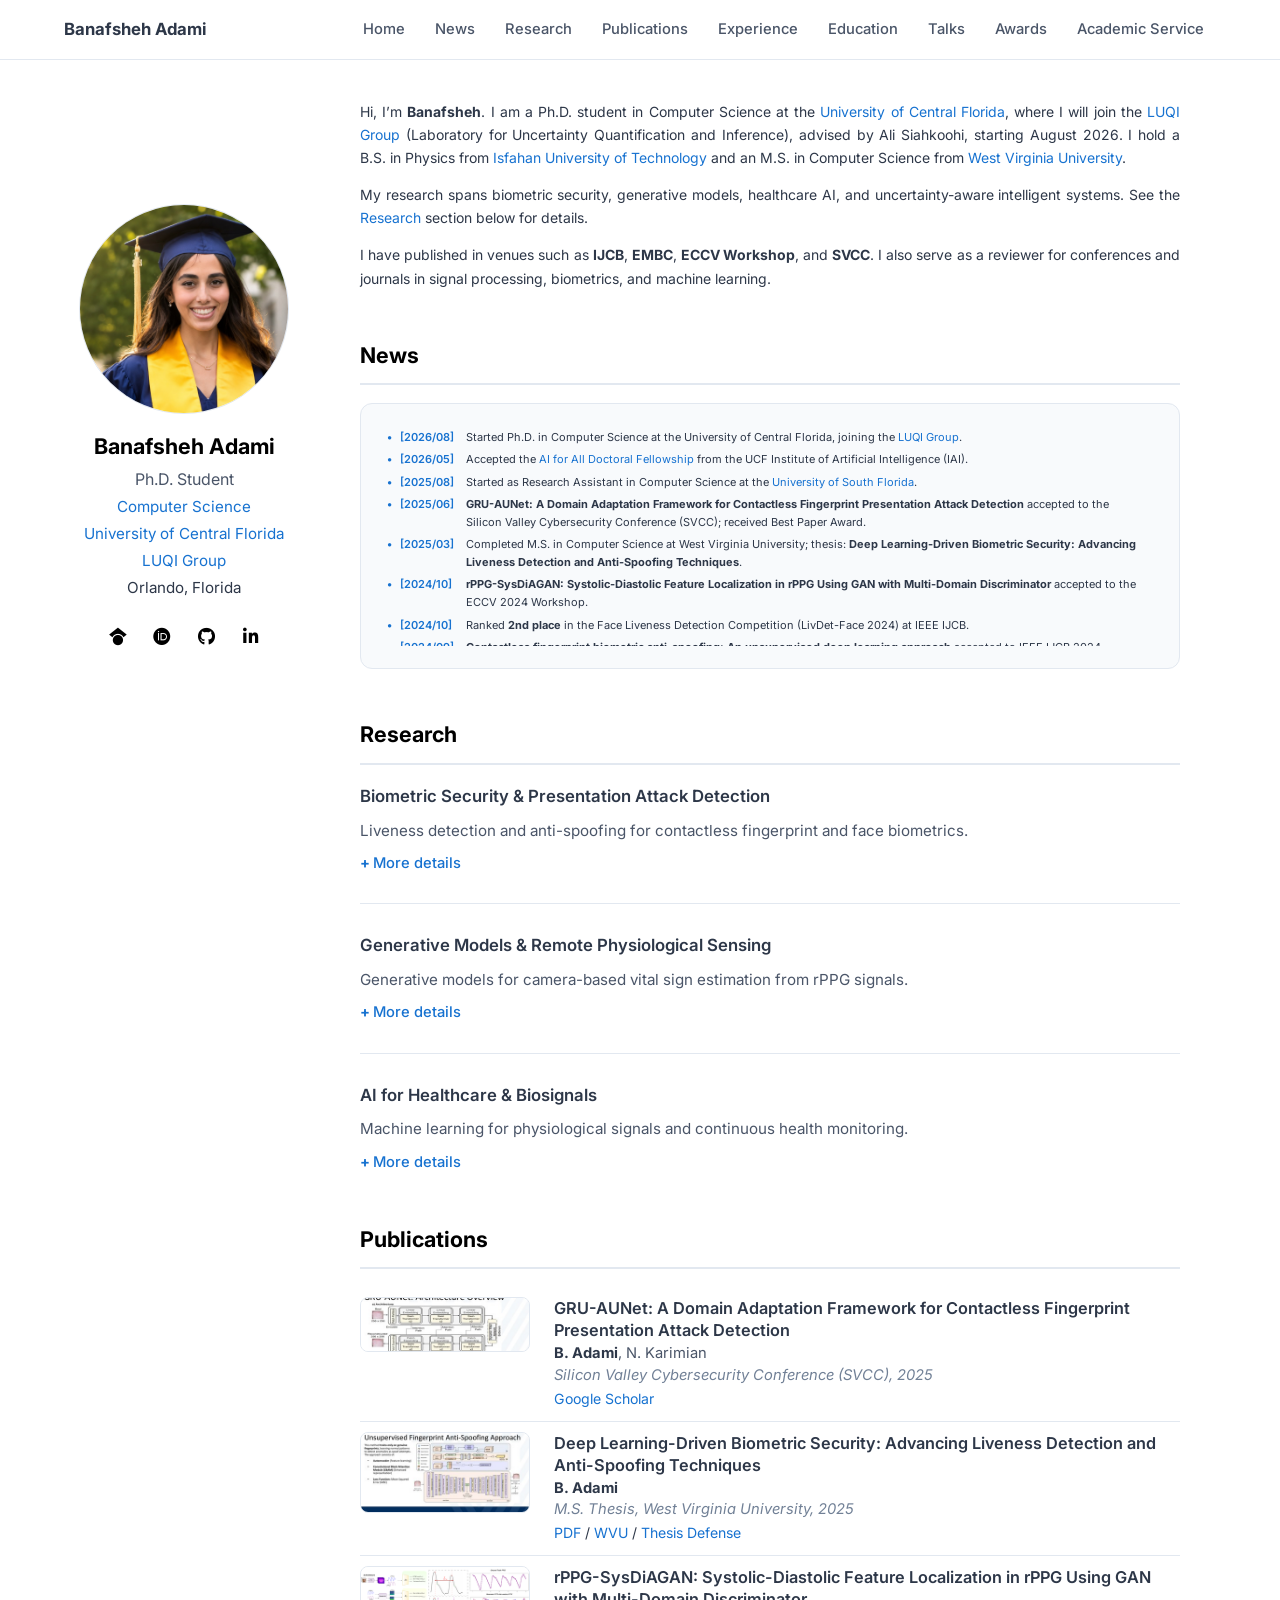
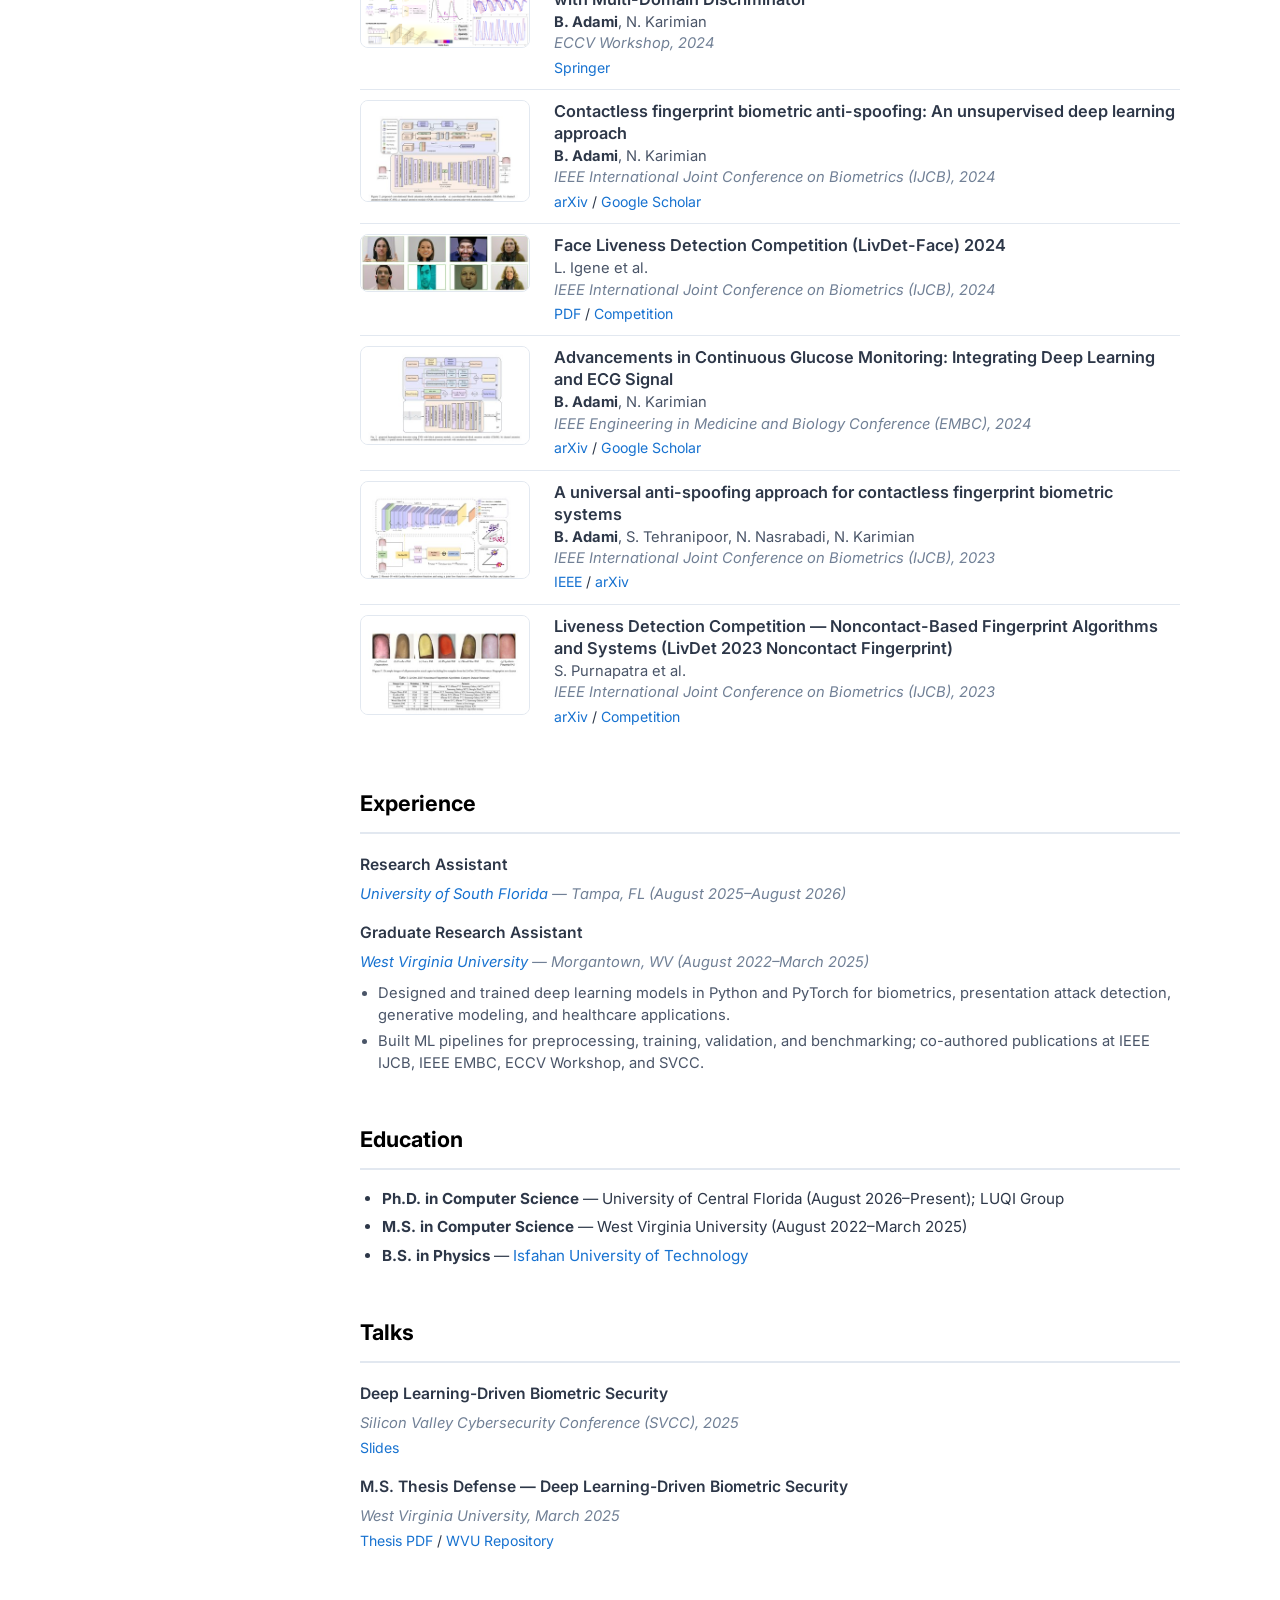
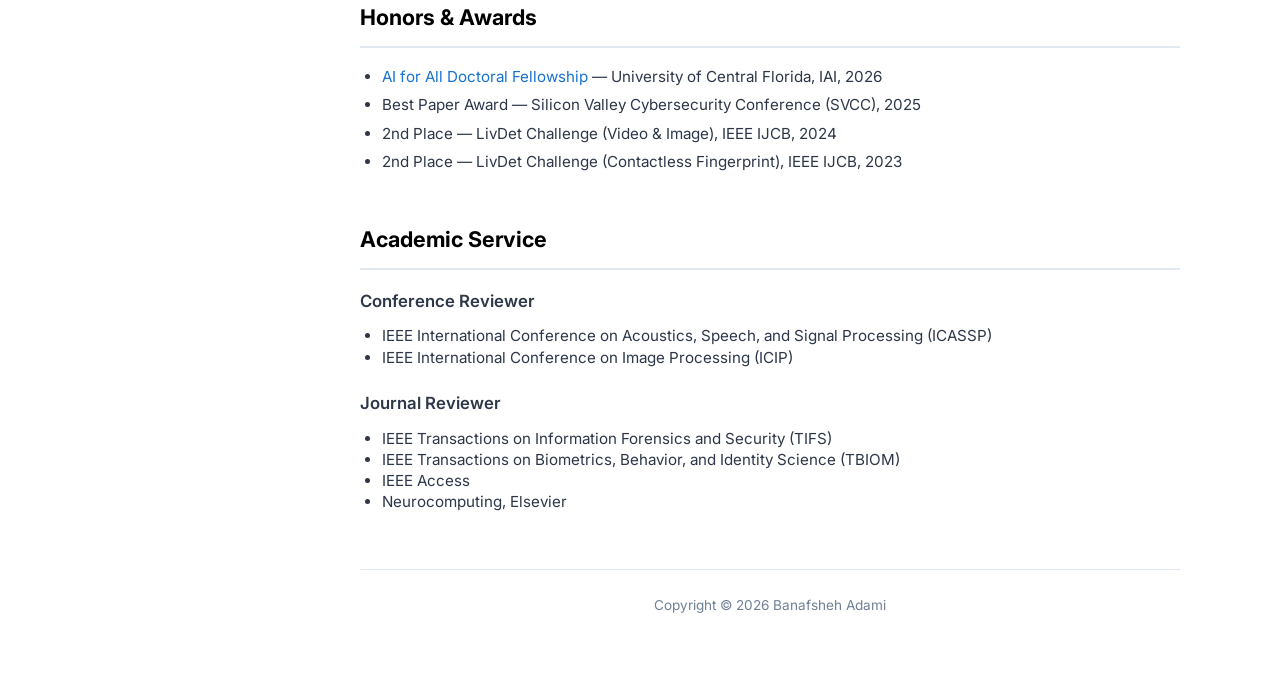
<file: index.html>
<!DOCTYPE html>
<html lang="en">
<head>
  <meta charset="UTF-8" />
  <meta name="viewport" content="width=device-width, initial-scale=1.0" />
  <title>Banafsheh Adami | PhD Student in Computer Science</title>
  <meta name="description" content="Banafsheh Adami is a PhD student in Computer Science at the University of Central Florida working on machine learning, biometrics, generative models, and healthcare AI." />
  <meta name="author" content="Banafsheh Adami" />
  <meta name="keywords" content="Banafsheh Adami, biometrics, machine learning, generative models, University of Central Florida, UCF" />
  <meta name="robots" content="index,follow,max-image-preview:large" />
  <link rel="canonical" href="https://banafshehadami.github.io/" />

  <meta property="og:type" content="website" />
  <meta property="og:title" content="Banafsheh Adami | PhD Student in Computer Science" />
  <meta property="og:description" content="Academic homepage of Banafsheh Adami: publications, news, talks, and awards in machine learning and biometrics." />
  <meta property="og:url" content="https://banafshehadami.github.io/" />
  <meta property="og:image" content="https://banafshehadami.github.io/assets/profile-photo.png?v=4" />

  <meta name="twitter:card" content="summary_large_image" />
  <meta name="twitter:title" content="Banafsheh Adami | PhD Student in Computer Science" />
  <meta name="twitter:description" content="Academic homepage of Banafsheh Adami: publications, news, talks, and awards in machine learning and biometrics." />
  <meta name="twitter:image" content="https://banafshehadami.github.io/assets/profile-photo.png?v=4" />

  <link rel="preconnect" href="https://fonts.googleapis.com" />
  <link rel="preconnect" href="https://fonts.gstatic.com" crossorigin />
  <link href="https://fonts.googleapis.com/css2?family=Inter:wght@400;500;600;700&display=swap" rel="stylesheet" />
  <link rel="stylesheet" href="https://cdnjs.cloudflare.com/ajax/libs/font-awesome/6.5.2/css/all.min.css" />
  <link rel="stylesheet" href="style.css?v=2" />

  <script type="application/ld+json">
    {
      "@context": "https://schema.org",
      "@type": "Person",
      "name": "Banafsheh Adami",
      "url": "https://banafshehadami.github.io/",
      "image": "https://banafshehadami.github.io/assets/profile-photo.png?v=4",
      "jobTitle": "PhD Student in Computer Science",
      "affiliation": {
        "@type": "CollegeOrUniversity",
        "name": "University of Central Florida"
      },
      "alumniOf": [
        {
          "@type": "CollegeOrUniversity",
          "name": "West Virginia University"
        },
        {
          "@type": "CollegeOrUniversity",
          "name": "Isfahan University of Technology"
        }
      ],
      "sameAs": [
        "https://github.com/banafshehadami",
        "https://scholar.google.com/citations?user=qcURpaYAAAAJ&hl=en",
        "https://orcid.org/my-orcid?orcid=0009-0004-0193-577X",
        "https://www.linkedin.com/in/banafsheh-adami-5830b61a9/"
      ]
    }
  </script>
</head>
<body>
  <header class="site-nav">
    <div class="nav-inner">
      <a class="brand" href="#">Banafsheh Adami</a>
      <button class="nav-toggle" type="button" aria-label="Toggle navigation" aria-expanded="false">
        <i class="fa-solid fa-bars"></i>
      </button>
      <nav class="nav-links" id="nav-links">
        <a href="#">Home</a>
        <a href="#news">News</a>
        <a href="#research">Research</a>
        <a href="#publications">Publications</a>
        <a href="#experience">Experience</a>
        <a href="#education">Education</a>
        <a href="#talks">Talks</a>
        <a href="#awards">Awards</a>
        <a href="#academic-service">Academic Service</a>
      </nav>
    </div>
  </header>

  <div class="layout">
    <aside class="sidebar">
      <img class="portrait" src="assets/profile-photo.png?v=4" alt="Portrait of Banafsheh Adami" />
      <h1>Banafsheh Adami</h1>
      <p class="role">Ph.D. Student</p>
      <p class="affiliation"><a href="https://www.cs.ucf.edu/" target="_blank" rel="noreferrer">Computer Science</a></p>
      <p class="affiliation"><a href="https://www.ucf.edu/" target="_blank" rel="noreferrer">University of Central Florida</a></p>
      <p class="affiliation"><a href="https://luqigroup.github.io/" target="_blank" rel="noreferrer">LUQI Group</a></p>
      <p class="affiliation">Orlando, Florida</p>
      <ul class="profile-links">
        <li>
          <a href="https://scholar.google.com/citations?user=qcURpaYAAAAJ&hl=en" target="_blank" rel="noreferrer" title="Google Scholar" aria-label="Google Scholar">
            <i class="fa-brands fa-google-scholar"></i>
          </a>
        </li>
        <li>
          <a href="https://orcid.org/my-orcid?orcid=0009-0004-0193-577X" target="_blank" rel="noreferrer" title="ORCID" aria-label="ORCID">
            <i class="fa-brands fa-orcid"></i>
          </a>
        </li>
        <li>
          <a href="https://github.com/banafshehadami" target="_blank" rel="noreferrer" title="GitHub" aria-label="GitHub">
            <i class="fa-brands fa-github"></i>
          </a>
        </li>
        <li>
          <a href="https://www.linkedin.com/in/banafsheh-adami-5830b61a9/" target="_blank" rel="noreferrer" title="LinkedIn" aria-label="LinkedIn">
            <i class="fa-brands fa-linkedin-in"></i>
          </a>
        </li>
      </ul>
    </aside>

    <main class="content">
      <section class="bio" id="about">
        <p>
          Hi, I&rsquo;m <b>Banafsheh</b>. I am a Ph.D. student in Computer Science at the
          <a href="https://www.cs.ucf.edu/" target="_blank" rel="noreferrer">University of Central Florida</a>,
          where I will join the <a href="https://luqigroup.github.io/" target="_blank" rel="noreferrer">LUQI Group</a>
          (Laboratory for Uncertainty Quantification and Inference), advised by Ali Siahkoohi, starting August 2026.
          I hold a B.S. in Physics from
          <a href="https://english.iut.ac.ir/" target="_blank" rel="noreferrer">Isfahan University of Technology</a>
          and an M.S. in Computer Science from
          <a href="https://www.wvu.edu/" target="_blank" rel="noreferrer">West Virginia University</a>.
        </p>
        <p>
          My research spans biometric security, generative models, healthcare AI, and
          uncertainty-aware intelligent systems. See the <a href="#research">Research</a> section below for details.
        </p>
        <p>
          I have published in venues such as <b>IJCB</b>, <b>EMBC</b>, <b>ECCV Workshop</b>, and
          <b>SVCC</b>. I also serve as a reviewer for conferences and journals in signal processing,
          biometrics, and machine learning.
        </p>
      </section>

      <section id="news">
        <h2>News</h2>
        <div class="news-card">
          <ul class="news-list">
            <li><span class="news-date">[2026/08]</span><span>Started Ph.D. in Computer Science at the University of Central Florida, joining the <a href="https://luqigroup.github.io/" target="_blank" rel="noreferrer">LUQI Group</a>.</span></li>
            <li><span class="news-date">[2026/05]</span><span>Accepted the <a href="https://ai.ucf.edu/ucf-institute-of-artificial-intelligence-ai-for-all-doctoral-fellowships/" target="_blank" rel="noreferrer">AI for All Doctoral Fellowship</a> from the UCF Institute of Artificial Intelligence (IAI).</span></li>
            <li><span class="news-date">[2025/08]</span><span>Started as Research Assistant in Computer Science at the <a href="https://www.usf.edu/" target="_blank" rel="noreferrer">University of South Florida</a>.</span></li>
            <li><span class="news-date">[2025/06]</span><span><b>GRU-AUNet: A Domain Adaptation Framework for Contactless Fingerprint Presentation Attack Detection</b> accepted to the Silicon Valley Cybersecurity Conference (SVCC); received Best Paper Award.</span></li>
            <li><span class="news-date">[2025/03]</span><span>Completed M.S. in Computer Science at West Virginia University; thesis: <b>Deep Learning-Driven Biometric Security: Advancing Liveness Detection and Anti-Spoofing Techniques</b>.</span></li>
            <li><span class="news-date">[2024/10]</span><span><b>rPPG-SysDiAGAN: Systolic-Diastolic Feature Localization in rPPG Using GAN with Multi-Domain Discriminator</b> accepted to the ECCV 2024 Workshop.</span></li>
            <li><span class="news-date">[2024/10]</span><span>Ranked <b>2nd place</b> in the Face Liveness Detection Competition (LivDet-Face 2024) at IEEE IJCB.</span></li>
            <li><span class="news-date">[2024/09]</span><span><b>Contactless fingerprint biometric anti-spoofing: An unsupervised deep learning approach</b> accepted to IEEE IJCB 2024.</span></li>
            <li><span class="news-date">[2024/07]</span><span><b>Advancements in Continuous Glucose Monitoring: Integrating Deep Learning and ECG Signal</b> accepted to IEEE EMBC 2024.</span></li>
            <li><span class="news-date">[2023/09]</span><span>Ranked <b>2nd place</b> in the LivDet 2023 Noncontact Fingerprint Competition at IEEE IJCB.</span></li>
            <li><span class="news-date">[2023/09]</span><span><b>A universal anti-spoofing approach for contactless fingerprint biometric systems</b> accepted to IEEE IJCB 2023.</span></li>
          </ul>
        </div>
      </section>

      <section id="research">
        <h2>Research</h2>

        <div class="research-item">
          <h3>Biometric Security &amp; Presentation Attack Detection</h3>
          <p class="research-summary">
            Liveness detection and anti-spoofing for contactless fingerprint and face biometrics.
          </p>
          <details class="research-details">
            <summary>More details</summary>
            <p class="research-body">
              I develop robust methods for presentation attack detection (PAD) and liveness detection in
              contactless biometric systems, with emphasis on generalization to unseen attacks and domain
              shifts. My work includes <a href="#pub-gru-aunet">GRU-AUNet</a>, a domain-adaptation framework
              for contactless fingerprint presentation attack detection, as well as
              <a href="#pub-universal-anti-spoofing">a universal anti-spoofing approach</a> and an
              <a href="#pub-contactless-anti-spoofing">unsupervised deep learning method</a> for contactless
              fingerprint biometric systems. I have also built competition-grade liveness detectors that
              ranked <b>2nd</b> in the <a href="#pub-livdet-2023">LivDet 2023 Noncontact Fingerprint</a>
              and <a href="#pub-livdet-face-2024">LivDet-Face 2024</a> challenges at IEEE IJCB. This line
              of work is further developed in my M.S. thesis,
              <a href="#pub-thesis">Deep Learning-Driven Biometric Security</a>.
            </p>
          </details>
        </div>

        <div class="research-item">
          <h3>Generative Models &amp; Remote Physiological Sensing</h3>
          <p class="research-summary">
            Generative models for camera-based vital sign estimation from rPPG signals.
          </p>
          <details class="research-details">
            <summary>More details</summary>
            <p class="research-body">
              I apply deep generative models to camera-based vital sign estimation and cardiovascular
              feature analysis from remote photoplethysmography (rPPG) signals. In
              <a href="#pub-rppg-sysdiagan">rPPG-SysDiAGAN</a>, I proposed a GAN with a multi-domain
              discriminator to localize systolic and diastolic features in rPPG waveforms, improving both
              interpretability and accuracy in contactless vital sign monitoring from video.
            </p>
          </details>
        </div>

        <div class="research-item">
          <h3>AI for Healthcare &amp; Biosignals</h3>
          <p class="research-summary">
            Machine learning for physiological signals and continuous health monitoring.
          </p>
          <details class="research-details">
            <summary>More details</summary>
            <p class="research-body">
              I integrate machine learning with physiological signals for continuous health monitoring
              and clinical applications. In
              <a href="#pub-cgm-embc">Advancements in Continuous Glucose Monitoring: Integrating Deep Learning and ECG Signal</a>,
              I study how ECG-based deep learning combined with CGM data can enable non-invasive,
              multimodal approaches to diabetes management and physiological monitoring.
            </p>
          </details>
        </div>
      </section>

      <section id="publications">
        <h2>Publications</h2>

        <div class="pub-entry" id="pub-gru-aunet">
          <div class="pub-thumb">
            <img src="assets/papers/gru-aunet-svcc-2025.jpg" alt="GRU-AUNet overview" loading="lazy" />
          </div>
          <div class="pub-info">
            <a class="pub-title" href="https://scholar.google.com/scholar?q=GRU-AUNet+A+Domain+Adaptation+Framework+for+Contactless+Fingerprint+Presentation+Attack+Detection" target="_blank" rel="noreferrer">GRU-AUNet: A Domain Adaptation Framework for Contactless Fingerprint Presentation Attack Detection</a>
            <div class="pub-authors"><b>B. Adami</b>, N. Karimian</div>
            <div class="pub-venue">Silicon Valley Cybersecurity Conference (SVCC), 2025</div>
            <div class="pub-links"><a href="https://scholar.google.com/scholar?q=GRU-AUNet+A+Domain+Adaptation+Framework+for+Contactless+Fingerprint+Presentation+Attack+Detection" target="_blank" rel="noreferrer">Google Scholar</a></div>
          </div>
        </div>

        <div class="pub-entry" id="pub-thesis">
          <div class="pub-thumb">
            <img src="assets/papers/thesis-ms-2025.jpg" alt="Thesis overview" loading="lazy" />
          </div>
          <div class="pub-info">
            <a class="pub-title" href="assets/Banafsheh-master-thesis.pdf" target="_blank" rel="noreferrer">Deep Learning-Driven Biometric Security: Advancing Liveness Detection and Anti-Spoofing Techniques</a>
            <div class="pub-authors"><b>B. Adami</b></div>
            <div class="pub-venue">M.S. Thesis, West Virginia University, 2025</div>
            <div class="pub-links">
              <a href="assets/Banafsheh-master-thesis.pdf" target="_blank" rel="noreferrer">PDF</a> /
              <a href="https://researchrepository.wvu.edu/etd/12749/" target="_blank" rel="noreferrer">WVU</a> /
              <a href="#talks">Thesis Defense</a>
            </div>
          </div>
        </div>

        <div class="pub-entry" id="pub-rppg-sysdiagan">
          <div class="pub-thumb">
            <img src="assets/papers/rppg-sysdiagan-eccv-2024.png" alt="rPPG-SysDiAGAN overview" loading="lazy" />
          </div>
          <div class="pub-info">
            <a class="pub-title" href="https://link.springer.com/chapter/10.1007/978-3-031-91581-9_14" target="_blank" rel="noreferrer">rPPG-SysDiAGAN: Systolic-Diastolic Feature Localization in rPPG Using GAN with Multi-Domain Discriminator</a>
            <div class="pub-authors"><b>B. Adami</b>, N. Karimian</div>
            <div class="pub-venue">ECCV Workshop, 2024</div>
            <div class="pub-links"><a href="https://link.springer.com/chapter/10.1007/978-3-031-91581-9_14" target="_blank" rel="noreferrer">Springer</a></div>
          </div>
        </div>

        <div class="pub-entry" id="pub-contactless-anti-spoofing">
          <div class="pub-thumb">
            <img src="assets/papers/contactless-anti-spoofing-ijcb-2024.jpg" alt="Contactless anti-spoofing overview" loading="lazy" />
          </div>
          <div class="pub-info">
            <a class="pub-title" href="https://arxiv.org/abs/2311.04148" target="_blank" rel="noreferrer">Contactless fingerprint biometric anti-spoofing: An unsupervised deep learning approach</a>
            <div class="pub-authors"><b>B. Adami</b>, N. Karimian</div>
            <div class="pub-venue">IEEE International Joint Conference on Biometrics (IJCB), 2024</div>
            <div class="pub-links">
              <a href="https://arxiv.org/abs/2311.04148" target="_blank" rel="noreferrer">arXiv</a> /
              <a href="https://scholar.google.com/scholar?q=Contactless+fingerprint+biometric+anti-spoofing%3A+An+unsupervised+deep+learning+approach" target="_blank" rel="noreferrer">Google Scholar</a>
            </div>
          </div>
        </div>

        <div class="pub-entry" id="pub-livdet-face-2024">
          <div class="pub-thumb">
            <img src="assets/papers/livdet-face-ijcb-2024.jpg" alt="LivDet-Face 2024 overview" loading="lazy" />
          </div>
          <div class="pub-info">
            <a class="pub-title" href="https://publications.idiap.ch/attachments/papers/2024/Igene_IJCB_2024.pdf" target="_blank" rel="noreferrer">Face Liveness Detection Competition (LivDet-Face) 2024</a>
            <div class="pub-authors">L. Igene et al.</div>
            <div class="pub-venue">IEEE International Joint Conference on Biometrics (IJCB), 2024</div>
            <div class="pub-links">
              <a href="https://publications.idiap.ch/attachments/papers/2024/Igene_IJCB_2024.pdf" target="_blank" rel="noreferrer">PDF</a> /
              <a href="https://face2024.livdet.org/" target="_blank" rel="noreferrer">Competition</a>
            </div>
          </div>
        </div>

        <div class="pub-entry" id="pub-cgm-embc">
          <div class="pub-thumb">
            <img src="assets/papers/cgm-embc-2024.jpg" alt="CGM EMBC overview" loading="lazy" />
          </div>
          <div class="pub-info">
            <a class="pub-title" href="https://arxiv.org/html/2403.07296v1" target="_blank" rel="noreferrer">Advancements in Continuous Glucose Monitoring: Integrating Deep Learning and ECG Signal</a>
            <div class="pub-authors"><b>B. Adami</b>, N. Karimian</div>
            <div class="pub-venue">IEEE Engineering in Medicine and Biology Conference (EMBC), 2024</div>
            <div class="pub-links">
              <a href="https://arxiv.org/html/2403.07296v1" target="_blank" rel="noreferrer">arXiv</a> /
              <a href="https://scholar.google.com/scholar?q=Advancements+in+Continuous+Glucose+Monitoring%3A+Integrating+Deep+Learning+and+ECG+Signal" target="_blank" rel="noreferrer">Google Scholar</a>
            </div>
          </div>
        </div>

        <div class="pub-entry" id="pub-universal-anti-spoofing">
          <div class="pub-thumb">
            <img src="assets/papers/universal-anti-spoofing-ijcb-2023.jpg" alt="Universal anti-spoofing overview" loading="lazy" />
          </div>
          <div class="pub-info">
            <a class="pub-title" href="https://arxiv.org/abs/2310.15044" target="_blank" rel="noreferrer">A universal anti-spoofing approach for contactless fingerprint biometric systems</a>
            <div class="pub-authors"><b>B. Adami</b>, S. Tehranipoor, N. Nasrabadi, N. Karimian</div>
            <div class="pub-venue">IEEE International Joint Conference on Biometrics (IJCB), 2023</div>
            <div class="pub-links">
              <a href="https://ieeexplore.ieee.org/document/10448939/" target="_blank" rel="noreferrer">IEEE</a> /
              <a href="https://arxiv.org/abs/2310.15044" target="_blank" rel="noreferrer">arXiv</a>
            </div>
          </div>
        </div>

        <div class="pub-entry" id="pub-livdet-2023">
          <div class="pub-thumb">
            <img src="assets/papers/livdet-noncontact-ijcb-2023.jpg" alt="LivDet 2023 overview" loading="lazy" />
          </div>
          <div class="pub-info">
            <a class="pub-title" href="https://arxiv.org/abs/2310.00659" target="_blank" rel="noreferrer">Liveness Detection Competition — Noncontact-Based Fingerprint Algorithms and Systems (LivDet 2023 Noncontact Fingerprint)</a>
            <div class="pub-authors">S. Purnapatra et al.</div>
            <div class="pub-venue">IEEE International Joint Conference on Biometrics (IJCB), 2023</div>
            <div class="pub-links">
              <a href="https://arxiv.org/abs/2310.00659" target="_blank" rel="noreferrer">arXiv</a> /
              <a href="https://noncontactfingerprint2023.livdet.org/" target="_blank" rel="noreferrer">Competition</a>
            </div>
          </div>
        </div>
      </section>

      <section id="experience">
        <h2>Experience</h2>
        <div class="talk-item">
          <h3>Research Assistant</h3>
          <p><a href="https://www.usf.edu/" target="_blank" rel="noreferrer">University of South Florida</a> — Tampa, FL (August 2025–August 2026)</p>
        </div>
        <div class="talk-item">
          <h3>Graduate Research Assistant</h3>
          <p><a href="https://www.wvu.edu/" target="_blank" rel="noreferrer">West Virginia University</a> — Morgantown, WV (August 2022–March 2025)</p>
          <ul class="simple-list experience-bullets">
            <li>Designed and trained deep learning models in Python and PyTorch for biometrics, presentation attack detection, generative modeling, and healthcare applications.</li>
            <li>Built ML pipelines for preprocessing, training, validation, and benchmarking; co-authored publications at IEEE IJCB, IEEE EMBC, ECCV Workshop, and SVCC.</li>
          </ul>
        </div>
      </section>

      <section id="education">
        <h2>Education</h2>
        <ul class="simple-list">
          <li><b>Ph.D. in Computer Science</b> — University of Central Florida (August 2026–Present); LUQI Group</li>
          <li><b>M.S. in Computer Science</b> — West Virginia University (August 2022–March 2025)</li>
          <li><b>B.S. in Physics</b> — <a href="https://english.iut.ac.ir/" target="_blank" rel="noreferrer">Isfahan University of Technology</a></li>
        </ul>
      </section>

      <section id="talks">
        <h2>Talks</h2>
        <div class="talk-item">
          <h3>Deep Learning-Driven Biometric Security</h3>
          <p>Silicon Valley Cybersecurity Conference (SVCC), 2025</p>
          <div class="pub-links"><a href="assets/SVCC-Banafsheh-Adami.pdf" target="_blank" rel="noreferrer">Slides</a></div>
        </div>
        <div class="talk-item">
          <h3>M.S. Thesis Defense — Deep Learning-Driven Biometric Security</h3>
          <p>West Virginia University, March 2025</p>
          <div class="pub-links">
            <a href="assets/Banafsheh-master-thesis.pdf" target="_blank" rel="noreferrer">Thesis PDF</a> /
            <a href="https://researchrepository.wvu.edu/etd/12749/" target="_blank" rel="noreferrer">WVU Repository</a>
          </div>
        </div>
      </section>

      <section id="awards">
        <h2>Honors &amp; Awards</h2>
        <ul class="simple-list">
          <li><a href="https://ai.ucf.edu/ucf-institute-of-artificial-intelligence-ai-for-all-doctoral-fellowships/" target="_blank" rel="noreferrer">AI for All Doctoral Fellowship</a> — University of Central Florida, IAI, 2026</li>
          <li>Best Paper Award — Silicon Valley Cybersecurity Conference (SVCC), 2025</li>
          <li>2nd Place — LivDet Challenge (Video &amp; Image), IEEE IJCB, 2024</li>
          <li>2nd Place — LivDet Challenge (Contactless Fingerprint), IEEE IJCB, 2023</li>
        </ul>
      </section>

      <section class="service" id="academic-service">
        <h2>Academic Service</h2>
        <h3>Conference Reviewer</h3>
        <ul>
          <li>IEEE International Conference on Acoustics, Speech, and Signal Processing (ICASSP)</li>
          <li>IEEE International Conference on Image Processing (ICIP)</li>
        </ul>
        <h3>Journal Reviewer</h3>
        <ul>
          <li>IEEE Transactions on Information Forensics and Security (TIFS)</li>
          <li>IEEE Transactions on Biometrics, Behavior, and Identity Science (TBIOM)</li>
          <li>IEEE Access</li>
          <li>Neurocomputing, Elsevier</li>
        </ul>
      </section>

      <footer class="site-footer">
        <p>Copyright &copy; <span id="year"></span> Banafsheh Adami</p>
      </footer>
    </main>
  </div>

  <script src="script.js"></script>
</body>
</html>
</file>
<file: style.css>
:root {
  --accent: #1772d0;
  --accent-dark: #115a9e;
  --heading: #000000;
  --text: #2d3748;
  --text-light: #4a5568;
  --muted: #718096;
  --border: #e2e8f0;
  --card-bg: #f8fafc;
  --bg: #ffffff;
  --nav-height: 60px;
  --max-width: 1200px;
}

* {
  box-sizing: border-box;
}

html {
  scroll-behavior: smooth;
}

body {
  margin: 0;
  background: var(--bg);
  color: var(--text);
  font-family: "Inter", -apple-system, BlinkMacSystemFont, "Segoe UI", Roboto, Helvetica, Arial, sans-serif;
  font-size: 14.5px;
  line-height: 1.65;
  -webkit-font-smoothing: antialiased;
}

a {
  color: var(--accent);
  text-decoration: none;
}

a:hover {
  color: var(--accent-dark);
  text-decoration: underline;
}

p {
  margin: 0 0 1em;
}

/* Top navigation */

.site-nav {
  position: fixed;
  top: 0;
  left: 0;
  right: 0;
  height: var(--nav-height);
  background: rgba(255, 255, 255, 0.97);
  border-bottom: 1px solid var(--border);
  z-index: 1000;
}

.nav-inner {
  max-width: var(--max-width);
  height: 100%;
  margin: 0 auto;
  padding: 0 24px;
  display: flex;
  align-items: center;
  justify-content: space-between;
}

.brand {
  font-weight: 700;
  font-size: 1.05rem;
  color: var(--text);
}

.brand:hover {
  color: var(--accent);
  text-decoration: none;
}

.nav-links {
  display: flex;
  gap: 6px;
}

.nav-links a {
  padding: 8px 12px;
  font-size: 0.92rem;
  font-weight: 500;
  color: var(--text-light);
  border-radius: 6px;
}

.nav-links a:hover {
  color: var(--accent);
  background: var(--card-bg);
  text-decoration: none;
}

.nav-toggle {
  display: none;
  background: none;
  border: none;
  font-size: 1.3rem;
  color: var(--text);
  cursor: pointer;
  padding: 6px 10px;
}

/* Layout */

.layout {
  max-width: var(--max-width);
  margin: 0 auto;
  padding: calc(var(--nav-height) + 40px) 24px 60px;
  display: grid;
  grid-template-columns: 240px minmax(0, 1fr);
  gap: 56px;
  align-items: start;
}

/* Sidebar */

.sidebar {
  position: sticky;
  top: var(--nav-height);
  height: calc(100vh - var(--nav-height));
  display: flex;
  flex-direction: column;
  justify-content: center;
  text-align: center;
  margin-top: -40px;
  padding-bottom: 100px;
}

.sidebar .portrait {
  width: 210px;
  height: 210px;
  border-radius: 50%;
  object-fit: cover;
  object-position: center 22%;
  margin: 0 auto 18px;
  border: 1px solid var(--border);
}

.sidebar h1 {
  margin: 0 0 6px;
  color: var(--heading);
  font-size: 1.35rem;
  font-weight: 700;
  line-height: 1.3;
}

.sidebar .role {
  margin: 0 0 2px;
  font-size: 1rem;
  color: var(--text-light);
}

.sidebar .affiliation {
  margin: 0 0 2px;
  font-size: 0.95rem;
}

.profile-links {
  display: flex;
  justify-content: center;
  gap: 4px;
  margin: 14px 0 0;
  padding: 0;
  list-style: none;
}

.profile-links a {
  display: inline-flex;
  align-items: center;
  justify-content: center;
  width: 40px;
  height: 40px;
  border-radius: 50%;
  font-size: 1.1rem;
  color: #000000;
  transition: background 0.15s ease, color 0.15s ease;
}

.profile-links a:hover {
  background: #000000;
  color: #fff;
  text-decoration: none;
}

/* Main content */

.content {
  max-width: 820px;
}

.content section {
  margin-bottom: 48px;
}

.content section:last-of-type {
  margin-bottom: 0;
}

.content h2 {
  margin: 0 0 18px;
  color: var(--heading);
  font-size: 1.35rem;
  font-weight: 700;
  padding-bottom: 10px;
  border-bottom: 2px solid var(--border);
  scroll-margin-top: calc(var(--nav-height) + 20px);
}

section[id] {
  scroll-margin-top: calc(var(--nav-height) + 20px);
}

.bio p {
  font-size: 14px;
  text-align: justify;
}

/* News */

.news-card {
  background: var(--card-bg);
  border: 1px solid var(--border);
  border-radius: 12px;
  padding: 22px 26px;
}

.news-list {
  margin: 0;
  padding: 0 8px 0 0;
  list-style: none;
  max-height: 220px;
  overflow-y: auto;
  scrollbar-width: thin;
}

.news-list li {
  display: flex;
  gap: 8px;
  padding: 2px 0;
  font-size: 11px;
}

.news-list li::before {
  content: "\2022";
  color: var(--accent);
  flex-shrink: 0;
  font-weight: 700;
}

.news-date {
  flex-shrink: 0;
  width: 58px;
  font-weight: 600;
  color: var(--accent);
  text-align: left;
}

/* Research */

.research-item {
  margin-bottom: 28px;
  padding-bottom: 28px;
  border-bottom: 1px solid var(--border);
}

.research-item:last-child {
  margin-bottom: 0;
  padding-bottom: 0;
  border-bottom: none;
}

.research-item h3 {
  margin: 0 0 8px;
  font-size: 1.05rem;
  font-weight: 600;
  color: var(--text);
}

.research-summary {
  margin: 0 0 8px;
  font-size: 0.95rem;
  color: var(--text-light);
  line-height: 1.6;
}

.research-details {
  font-size: 0.92rem;
}

.research-details summary {
  cursor: pointer;
  font-weight: 500;
  color: var(--accent);
  list-style: none;
  user-select: none;
}

.research-details summary::-webkit-details-marker {
  display: none;
}

.research-details summary::before {
  content: "+ ";
  font-weight: 700;
}

.research-details[open] summary::before {
  content: "\2212 ";
}

.research-details summary:hover {
  color: var(--accent-dark);
}

.research-body {
  margin: 10px 0 0;
  font-size: 0.95rem;
  color: var(--text-light);
  line-height: 1.65;
  text-align: justify;
}

/* Publications */

.pub-entry {
  display: flex;
  gap: 24px;
  padding: 10px 0;
  border-bottom: 1px solid var(--border);
  scroll-margin-top: calc(var(--nav-height) + 20px);
}

.pub-entry:last-child {
  border-bottom: none;
}

.pub-thumb {
  flex-shrink: 0;
  width: 170px;
}

.pub-thumb img {
  width: 100%;
  height: auto;
  border-radius: 8px;
  border: 1px solid var(--border);
  display: block;
}

.pub-info {
  min-width: 0;
}

.pub-title {
  display: block;
  font-size: 1.02rem;
  font-weight: 600;
  line-height: 1.35;
  margin-bottom: 2px;
  color: var(--text);
}

.pub-title:hover {
  color: var(--accent);
}

.pub-authors {
  font-size: 0.92rem;
  color: var(--text-light);
  line-height: 1.45;
  margin-bottom: 0;
}

.pub-authors b {
  color: var(--text);
}

.pub-venue {
  font-size: 0.92rem;
  font-style: italic;
  color: var(--muted);
  line-height: 1.45;
  margin-bottom: 0;
}

.pub-links {
  font-size: 0.88rem;
  line-height: 1.6;
  margin-top: 2px;
}

.pub-links a {
  white-space: nowrap;
}

/* Education, awards, talks */

.simple-list {
  margin: 0;
  padding-left: 22px;
}

.simple-list li {
  font-size: 0.95rem;
  line-height: 1.5;
  margin-bottom: 0.35rem;
}

.simple-list li:last-child {
  margin-bottom: 0;
}

/* Academic service */

.service h3 {
  margin: 22px 0 10px;
  font-size: 1.05rem;
  font-weight: 600;
}

.service h3:first-of-type {
  margin-top: 0;
}

.service ul {
  margin: 0;
  padding-left: 22px;
}

.service li {
  font-size: 0.95rem;
  line-height: 1.4;
}

.talk-item {
  margin-bottom: 14px;
}

.talk-item h3 {
  margin: 0 0 4px;
  font-size: 0.98rem;
  font-weight: 600;
}

.talk-item p {
  margin: 0;
  font-size: 0.92rem;
  color: var(--muted);
  font-style: italic;
}

.experience-bullets {
  margin-top: 8px;
  padding-left: 18px;
}

.experience-bullets li {
  font-size: 0.92rem;
  font-style: normal;
  color: var(--text-light);
  margin-bottom: 0.25rem;
}

/* Footer */

.site-footer {
  margin-top: 56px;
  padding-top: 24px;
  border-top: 1px solid var(--border);
  text-align: center;
  font-size: 0.85rem;
  color: var(--muted);
}

.site-footer p {
  margin: 0;
}

/* Responsive */

@media (max-width: 992px) {
  .layout {
    grid-template-columns: 1fr;
    gap: 40px;
    padding-top: calc(var(--nav-height) + 28px);
  }

  .sidebar {
    position: static;
    height: auto;
    margin: 0 auto;
    max-width: 460px;
    padding-bottom: 0;
  }

  .content {
    max-width: none;
  }
}

@media (max-width: 768px) {
  .nav-toggle {
    display: block;
  }

  .nav-links {
    display: none;
    position: absolute;
    top: var(--nav-height);
    left: 0;
    right: 0;
    flex-direction: column;
    gap: 0;
    background: #fff;
    border-bottom: 1px solid var(--border);
    padding: 8px 0;
  }

  .nav-links.open {
    display: flex;
  }

  .nav-links a {
    padding: 12px 24px;
    border-radius: 0;
  }

  .pub-entry {
    flex-direction: column;
    gap: 14px;
  }

  .pub-thumb {
    width: 100%;
    max-width: 260px;
  }

  .sidebar .portrait {
    width: 200px;
    height: 200px;
  }
}
</file>
